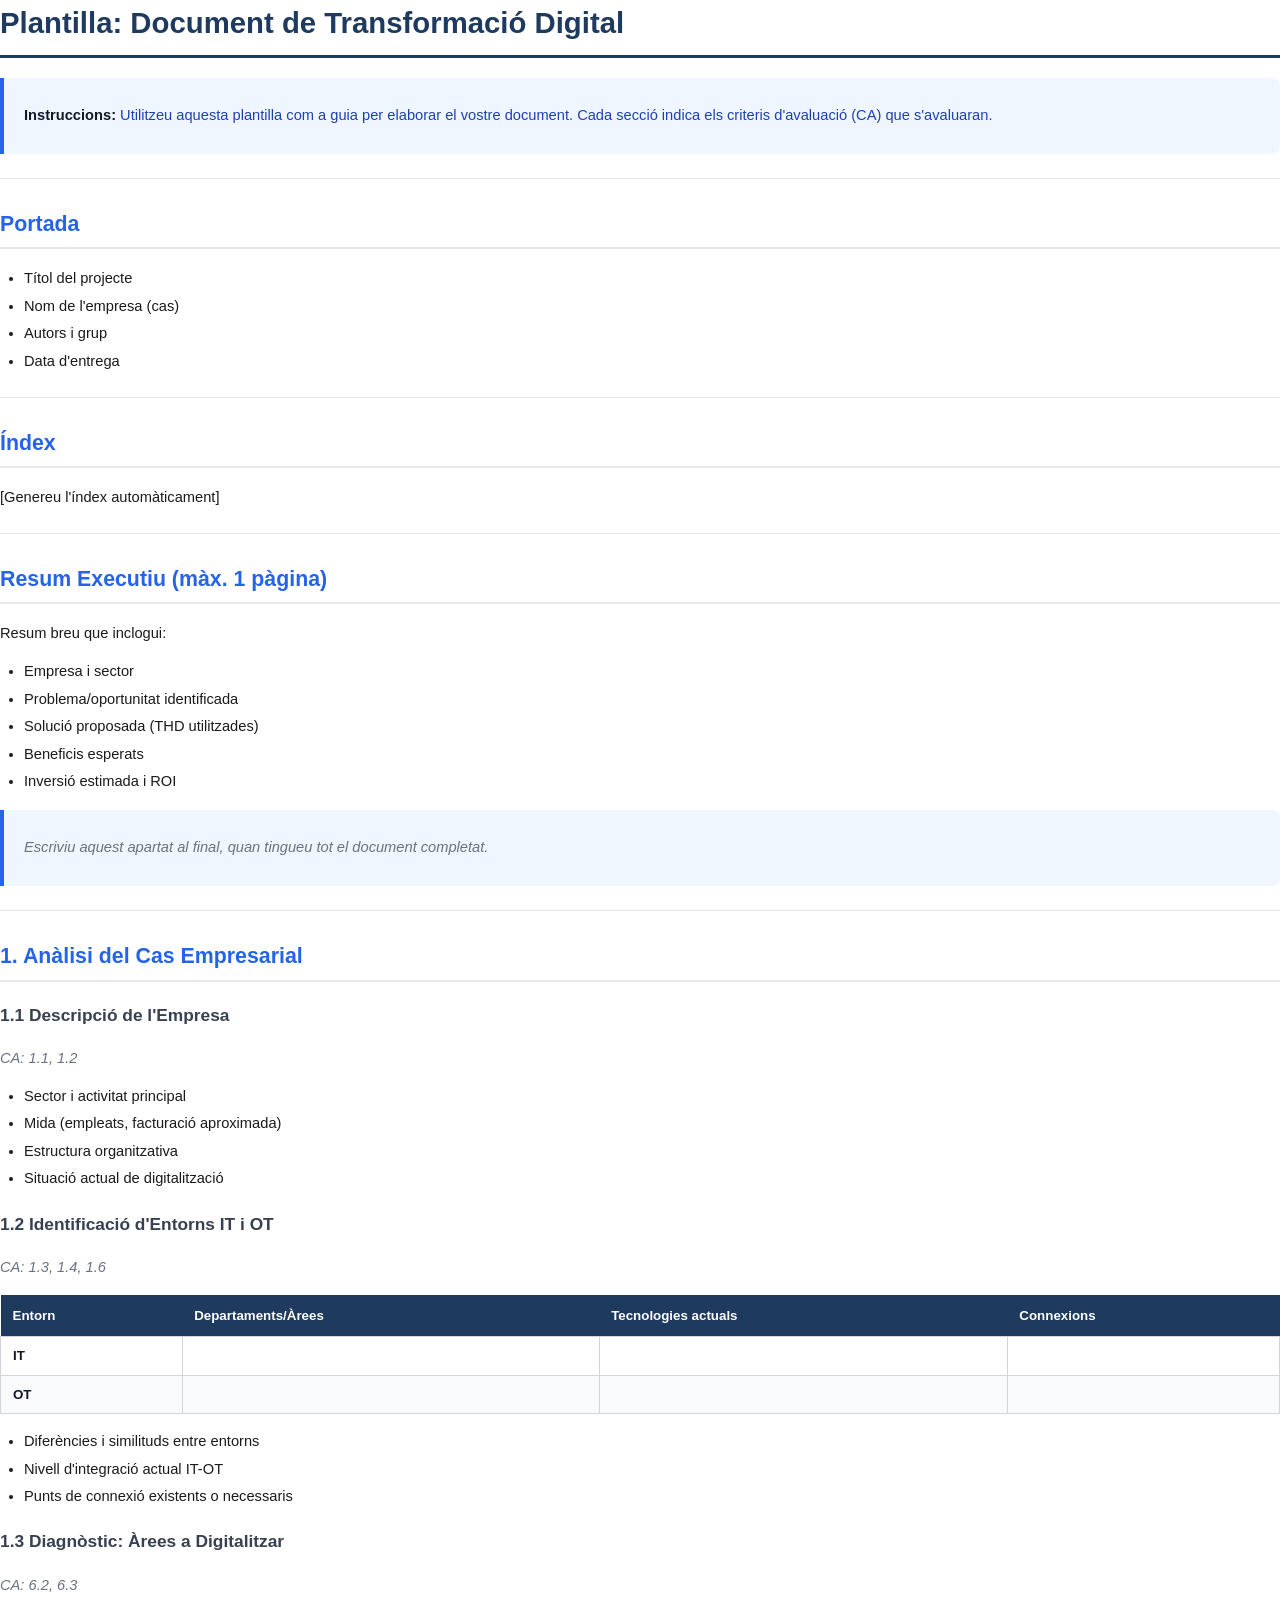
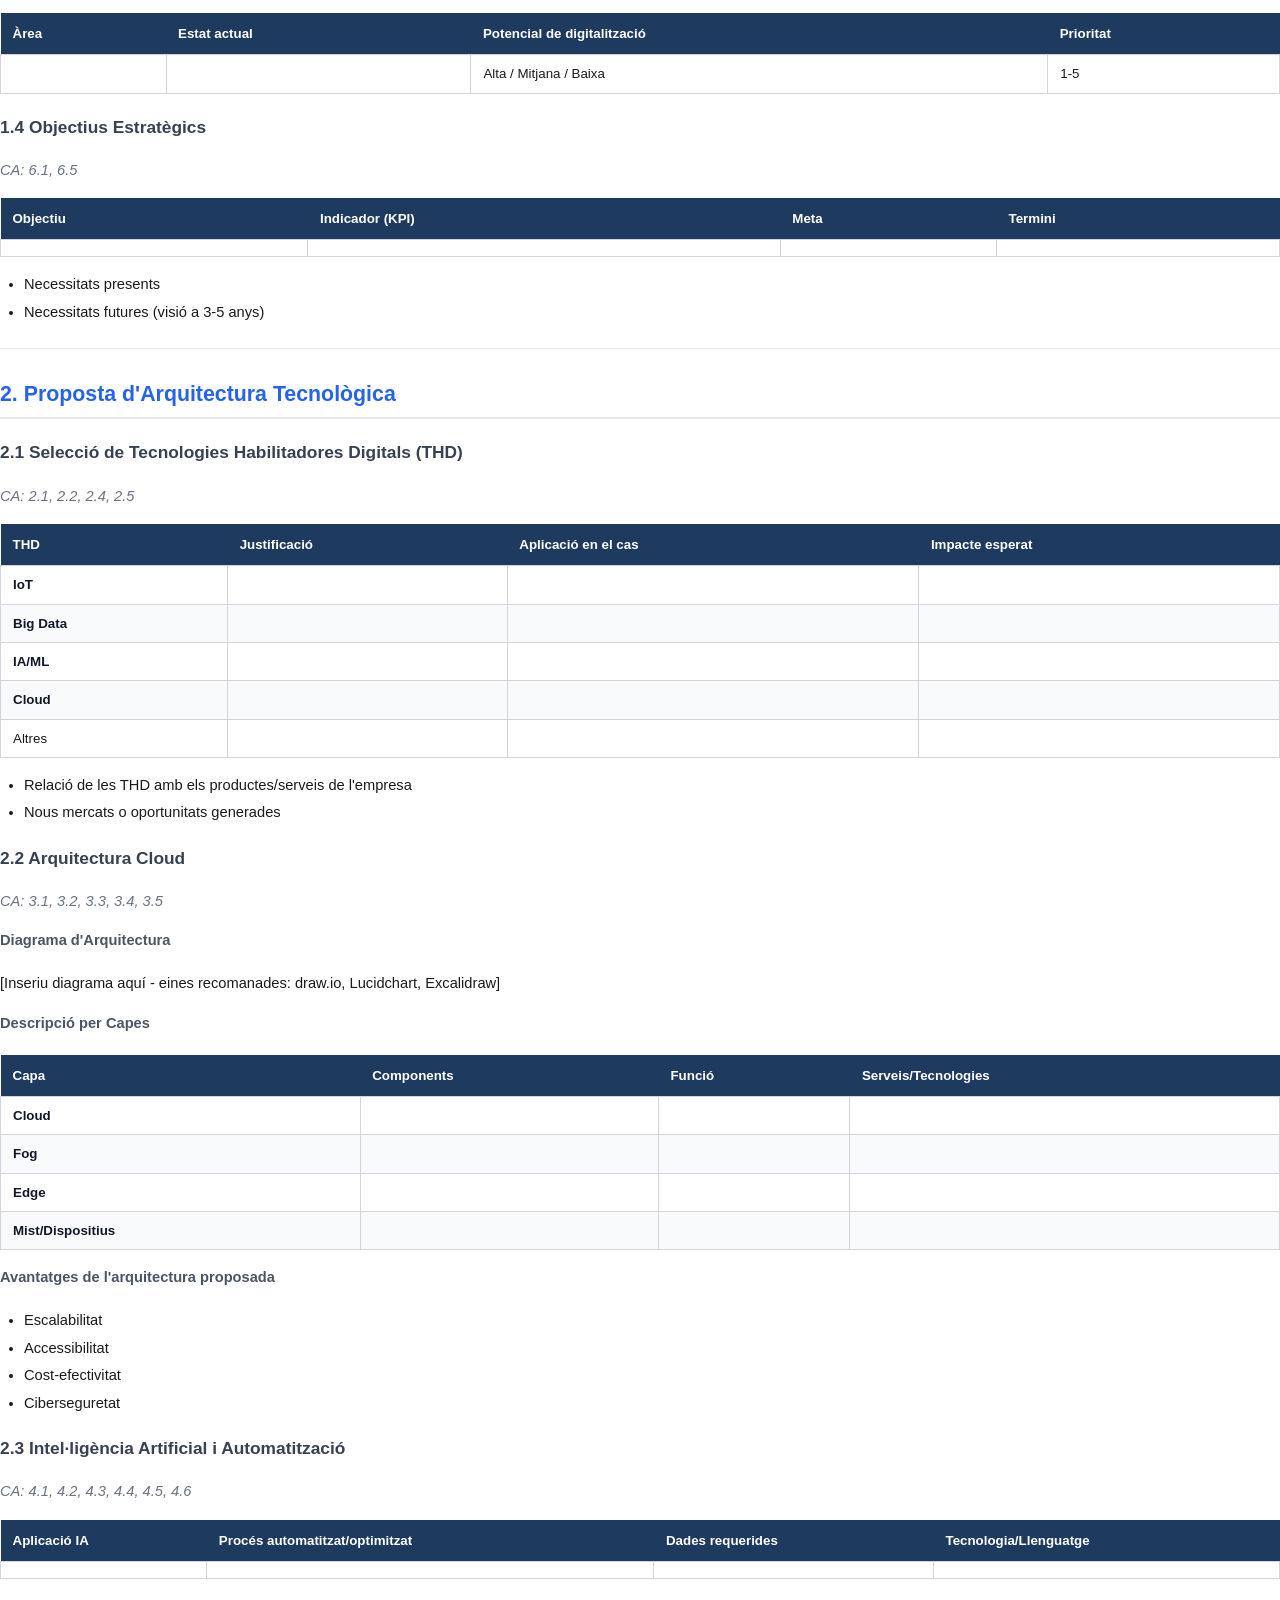
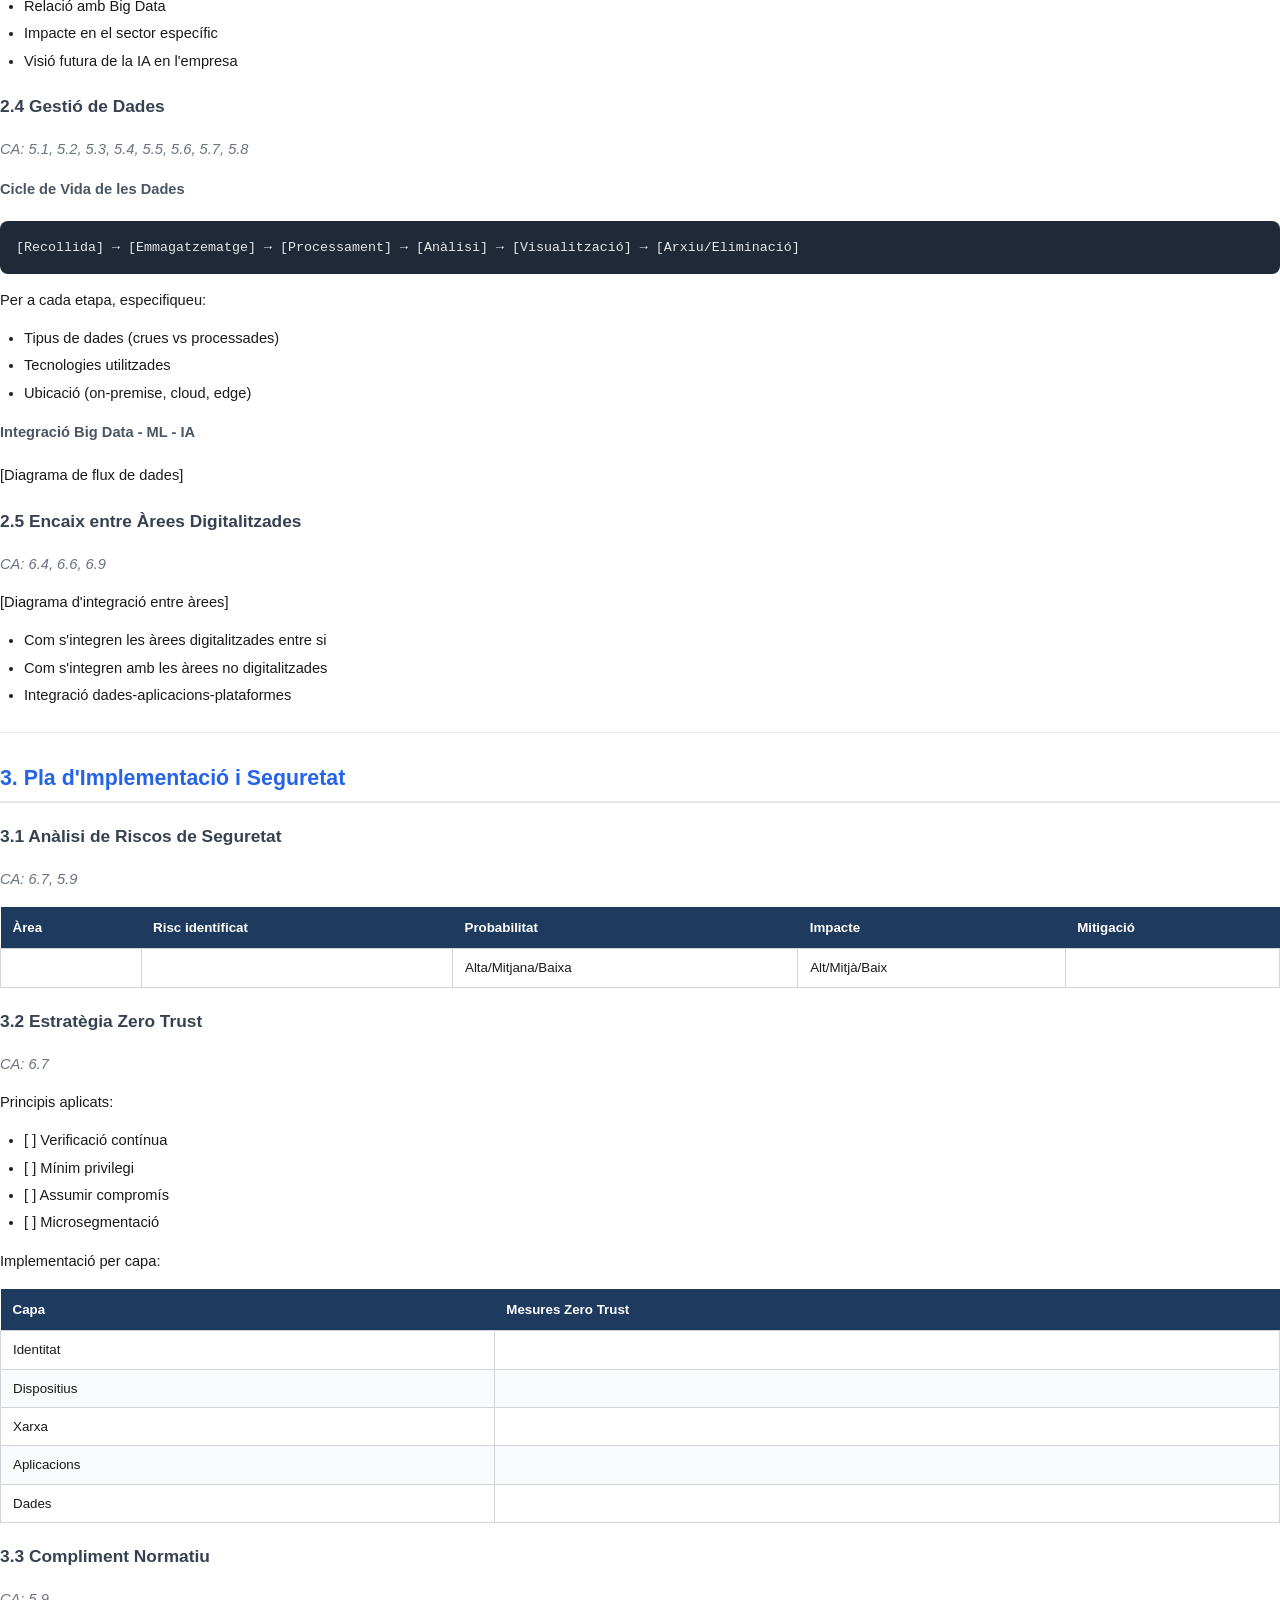
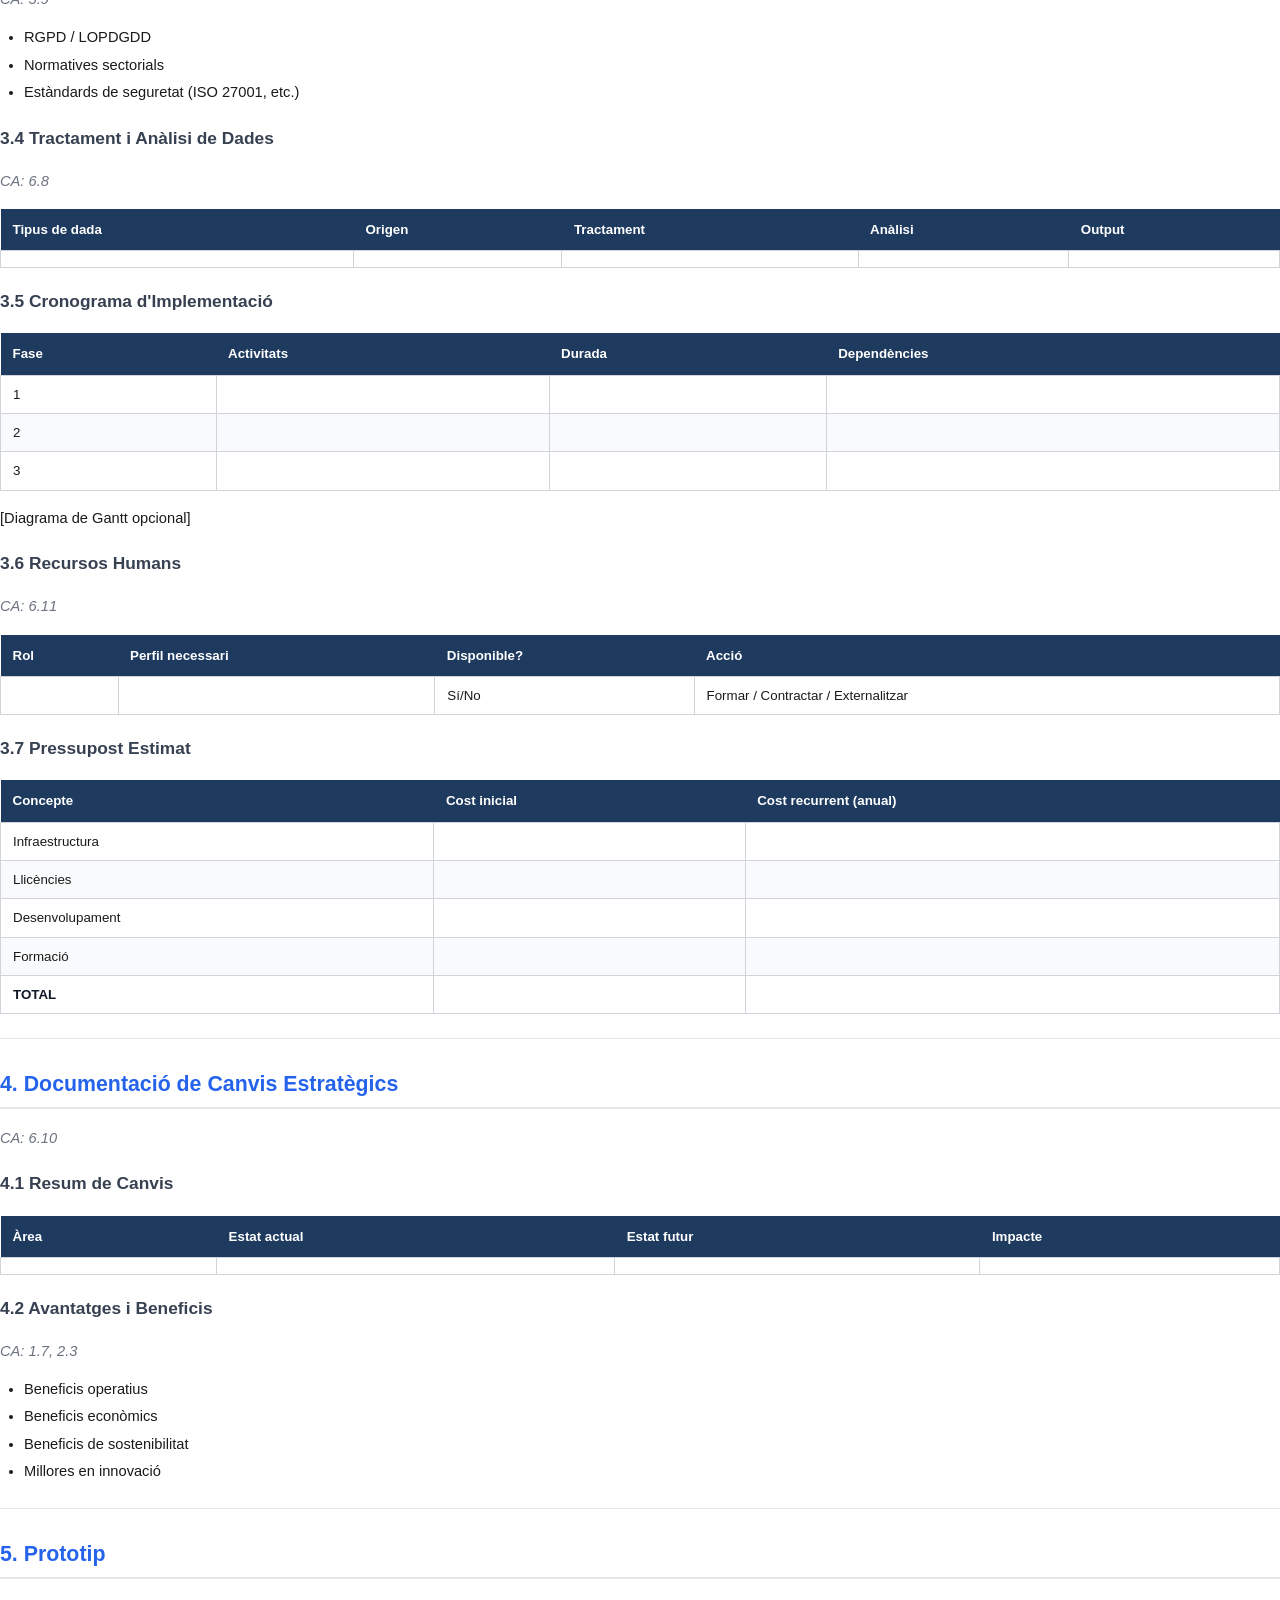
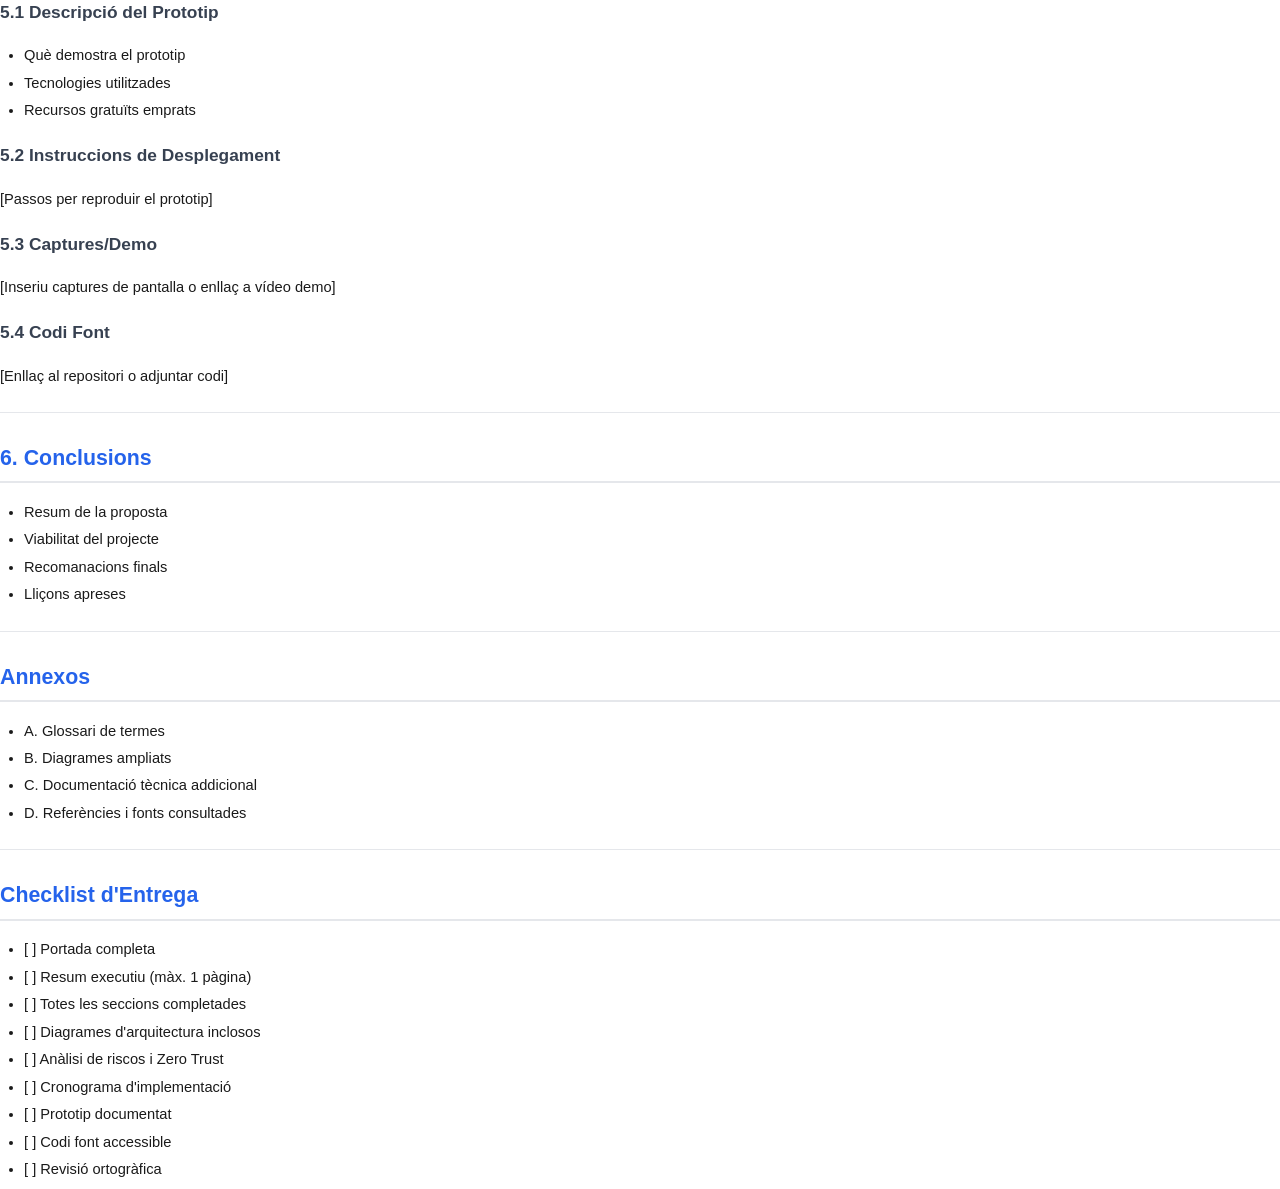
<file: plantilles/plantilla_document.html>
<!DOCTYPE html>
<html lang="ca">
<head>
<meta charset="UTF-8">
<title>Plantilla: Document de Transformació Digital</title>
<style>
  @page { margin: 2cm; }
  body {
    font-family: 'Segoe UI', Arial, sans-serif;
    font-size: 11pt;
    line-height: 1.6;
    color: #1a1a1a;
    max-width: 100%;
    margin: 0 auto;
  }
  h1 {
    color: #1e3a5f;
    border-bottom: 3px solid #1e3a5f;
    padding-bottom: 8px;
    font-size: 22pt;
    margin-top: 0;
  }
  h2 {
    color: #2563eb;
    border-bottom: 2px solid #e5e7eb;
    padding-bottom: 6px;
    font-size: 16pt;
    margin-top: 28px;
    page-break-after: avoid;
  }
  h3 {
    color: #374151;
    font-size: 13pt;
    margin-top: 20px;
    page-break-after: avoid;
  }
  h4 {
    color: #4b5563;
    font-size: 11pt;
    margin-top: 16px;
  }
  blockquote {
    border-left: 4px solid #2563eb;
    background: #eff6ff;
    margin: 16px 0;
    padding: 12px 20px;
    color: #1e40af;
    border-radius: 0 8px 8px 0;
  }
  table {
    width: 100%;
    border-collapse: collapse;
    margin: 16px 0;
    font-size: 10pt;
    page-break-inside: avoid;
  }
  th {
    background: #1e3a5f;
    color: white;
    padding: 10px 12px;
    text-align: left;
    font-weight: 600;
  }
  td {
    padding: 8px 12px;
    border: 1px solid #d1d5db;
  }
  tr:nth-child(even) { background: #f9fafb; }
  tr:hover { background: #f3f4f6; }
  ul, ol { margin: 8px 0; padding-left: 24px; }
  li { margin: 4px 0; }
  li ul { margin: 4px 0 4px 0; }
  code {
    background: #f3f4f6;
    padding: 2px 6px;
    border-radius: 4px;
    font-size: 10pt;
    font-family: 'Consolas', monospace;
  }
  pre {
    background: #1f2937;
    color: #e5e7eb;
    padding: 16px;
    border-radius: 8px;
    overflow-x: auto;
    font-size: 10pt;
    page-break-inside: avoid;
  }
  pre code {
    background: none;
    padding: 0;
    color: inherit;
  }
  hr {
    border: none;
    border-top: 1px solid #e5e7eb;
    margin: 24px 0;
  }
  em { color: #6b7280; }
  strong { color: #111827; }
  input[type="checkbox"] { margin-right: 8px; }
</style>
</head>
<body>
<h1>Plantilla: Document de Transformació Digital</h1>
<blockquote>
<p><strong>Instruccions:</strong> Utilitzeu aquesta plantilla com a guia per elaborar el vostre document. Cada secció indica els criteris d'avaluació (CA) que s'avaluaran.</p>
</blockquote>
<hr>
<h2>Portada</h2>
<ul>
<li>Títol del projecte</li>
<li>Nom de l'empresa (cas)</li>
<li>Autors i grup</li>
<li>Data d'entrega</li>
</ul>
<hr>
<h2>Índex</h2>
<p>[Genereu l'índex automàticament]</p>
<hr>
<h2>Resum Executiu (màx. 1 pàgina)</h2>
<p>Resum breu que inclogui:</p>
<ul>
<li>Empresa i sector</li>
<li>Problema/oportunitat identificada</li>
<li>Solució proposada (THD utilitzades)</li>
<li>Beneficis esperats</li>
<li>Inversió estimada i ROI</li>
</ul>
<blockquote>
<p><em>Escriviu aquest apartat al final, quan tingueu tot el document completat.</em></p>
</blockquote>
<hr>
<h2>1. Anàlisi del Cas Empresarial</h2>
<h3>1.1 Descripció de l'Empresa</h3>
<p><em>CA: 1.1, 1.2</em></p>
<ul>
<li>Sector i activitat principal</li>
<li>Mida (empleats, facturació aproximada)</li>
<li>Estructura organitzativa</li>
<li>Situació actual de digitalització</li>
</ul>
<h3>1.2 Identificació d'Entorns IT i OT</h3>
<p><em>CA: 1.3, 1.4, 1.6</em></p>
<table>
<thead>
<tr>
<th>Entorn</th>
<th>Departaments/Àrees</th>
<th>Tecnologies actuals</th>
<th>Connexions</th>
</tr>
</thead>
<tbody>
<tr>
<td><strong>IT</strong></td>
<td></td>
<td></td>
<td></td>
</tr>
<tr>
<td><strong>OT</strong></td>
<td></td>
<td></td>
<td></td>
</tr>
</tbody>
</table>
<ul>
<li>Diferències i similituds entre entorns</li>
<li>Nivell d'integració actual IT-OT</li>
<li>Punts de connexió existents o necessaris</li>
</ul>
<h3>1.3 Diagnòstic: Àrees a Digitalitzar</h3>
<p><em>CA: 6.2, 6.3</em></p>
<table>
<thead>
<tr>
<th>Àrea</th>
<th>Estat actual</th>
<th>Potencial de digitalització</th>
<th>Prioritat</th>
</tr>
</thead>
<tbody>
<tr>
<td></td>
<td></td>
<td>Alta / Mitjana / Baixa</td>
<td>1-5</td>
</tr>
</tbody>
</table>
<h3>1.4 Objectius Estratègics</h3>
<p><em>CA: 6.1, 6.5</em></p>
<table>
<thead>
<tr>
<th>Objectiu</th>
<th>Indicador (KPI)</th>
<th>Meta</th>
<th>Termini</th>
</tr>
</thead>
<tbody>
<tr>
<td></td>
<td></td>
<td></td>
<td></td>
</tr>
</tbody>
</table>
<ul>
<li>Necessitats presents</li>
<li>Necessitats futures (visió a 3-5 anys)</li>
</ul>
<hr>
<h2>2. Proposta d'Arquitectura Tecnològica</h2>
<h3>2.1 Selecció de Tecnologies Habilitadores Digitals (THD)</h3>
<p><em>CA: 2.1, 2.2, 2.4, 2.5</em></p>
<table>
<thead>
<tr>
<th>THD</th>
<th>Justificació</th>
<th>Aplicació en el cas</th>
<th>Impacte esperat</th>
</tr>
</thead>
<tbody>
<tr>
<td><strong>IoT</strong></td>
<td></td>
<td></td>
<td></td>
</tr>
<tr>
<td><strong>Big Data</strong></td>
<td></td>
<td></td>
<td></td>
</tr>
<tr>
<td><strong>IA/ML</strong></td>
<td></td>
<td></td>
<td></td>
</tr>
<tr>
<td><strong>Cloud</strong></td>
<td></td>
<td></td>
<td></td>
</tr>
<tr>
<td>Altres</td>
<td></td>
<td></td>
<td></td>
</tr>
</tbody>
</table>
<ul>
<li>Relació de les THD amb els productes/serveis de l'empresa</li>
<li>Nous mercats o oportunitats generades</li>
</ul>
<h3>2.2 Arquitectura Cloud</h3>
<p><em>CA: 3.1, 3.2, 3.3, 3.4, 3.5</em></p>
<h4>Diagrama d'Arquitectura</h4>
<p>[Inseriu diagrama aquí - eines recomanades: draw.io, Lucidchart, Excalidraw]</p>
<h4>Descripció per Capes</h4>
<table>
<thead>
<tr>
<th>Capa</th>
<th>Components</th>
<th>Funció</th>
<th>Serveis/Tecnologies</th>
</tr>
</thead>
<tbody>
<tr>
<td><strong>Cloud</strong></td>
<td></td>
<td></td>
<td></td>
</tr>
<tr>
<td><strong>Fog</strong></td>
<td></td>
<td></td>
<td></td>
</tr>
<tr>
<td><strong>Edge</strong></td>
<td></td>
<td></td>
<td></td>
</tr>
<tr>
<td><strong>Mist/Dispositius</strong></td>
<td></td>
<td></td>
<td></td>
</tr>
</tbody>
</table>
<h4>Avantatges de l'arquitectura proposada</h4>
<ul>
<li>Escalabilitat</li>
<li>Accessibilitat</li>
<li>Cost-efectivitat</li>
<li>Ciberseguretat</li>
</ul>
<h3>2.3 Intel·ligència Artificial i Automatització</h3>
<p><em>CA: 4.1, 4.2, 4.3, 4.4, 4.5, 4.6</em></p>
<table>
<thead>
<tr>
<th>Aplicació IA</th>
<th>Procés automatitzat/optimitzat</th>
<th>Dades requerides</th>
<th>Tecnologia/Llenguatge</th>
</tr>
</thead>
<tbody>
<tr>
<td></td>
<td></td>
<td></td>
<td></td>
</tr>
</tbody>
</table>
<ul>
<li>Relació amb Big Data</li>
<li>Impacte en el sector específic</li>
<li>Visió futura de la IA en l'empresa</li>
</ul>
<h3>2.4 Gestió de Dades</h3>
<p><em>CA: 5.1, 5.2, 5.3, 5.4, 5.5, 5.6, 5.7, 5.8</em></p>
<h4>Cicle de Vida de les Dades</h4>
<pre><code>[Recollida] → [Emmagatzematge] → [Processament] → [Anàlisi] → [Visualització] → [Arxiu/Eliminació]
</code></pre>
<p>Per a cada etapa, especifiqueu:</p>
<ul>
<li>Tipus de dades (crues vs processades)</li>
<li>Tecnologies utilitzades</li>
<li>Ubicació (on-premise, cloud, edge)</li>
</ul>
<h4>Integració Big Data - ML - IA</h4>
<p>[Diagrama de flux de dades]</p>
<h3>2.5 Encaix entre Àrees Digitalitzades</h3>
<p><em>CA: 6.4, 6.6, 6.9</em></p>
<p>[Diagrama d'integració entre àrees]</p>
<ul>
<li>Com s'integren les àrees digitalitzades entre si</li>
<li>Com s'integren amb les àrees no digitalitzades</li>
<li>Integració dades-aplicacions-plataformes</li>
</ul>
<hr>
<h2>3. Pla d'Implementació i Seguretat</h2>
<h3>3.1 Anàlisi de Riscos de Seguretat</h3>
<p><em>CA: 6.7, 5.9</em></p>
<table>
<thead>
<tr>
<th>Àrea</th>
<th>Risc identificat</th>
<th>Probabilitat</th>
<th>Impacte</th>
<th>Mitigació</th>
</tr>
</thead>
<tbody>
<tr>
<td></td>
<td></td>
<td>Alta/Mitjana/Baixa</td>
<td>Alt/Mitjà/Baix</td>
<td></td>
</tr>
</tbody>
</table>
<h3>3.2 Estratègia Zero Trust</h3>
<p><em>CA: 6.7</em></p>
<p>Principis aplicats:</p>
<ul>
<li>[ ] Verificació contínua</li>
<li>[ ] Mínim privilegi</li>
<li>[ ] Assumir compromís</li>
<li>[ ] Microsegmentació</li>
</ul>
<p>Implementació per capa:</p>
<table>
<thead>
<tr>
<th>Capa</th>
<th>Mesures Zero Trust</th>
</tr>
</thead>
<tbody>
<tr>
<td>Identitat</td>
<td></td>
</tr>
<tr>
<td>Dispositius</td>
<td></td>
</tr>
<tr>
<td>Xarxa</td>
<td></td>
</tr>
<tr>
<td>Aplicacions</td>
<td></td>
</tr>
<tr>
<td>Dades</td>
<td></td>
</tr>
</tbody>
</table>
<h3>3.3 Compliment Normatiu</h3>
<p><em>CA: 5.9</em></p>
<ul>
<li>RGPD / LOPDGDD</li>
<li>Normatives sectorials</li>
<li>Estàndards de seguretat (ISO 27001, etc.)</li>
</ul>
<h3>3.4 Tractament i Anàlisi de Dades</h3>
<p><em>CA: 6.8</em></p>
<table>
<thead>
<tr>
<th>Tipus de dada</th>
<th>Origen</th>
<th>Tractament</th>
<th>Anàlisi</th>
<th>Output</th>
</tr>
</thead>
<tbody>
<tr>
<td></td>
<td></td>
<td></td>
<td></td>
<td></td>
</tr>
</tbody>
</table>
<h3>3.5 Cronograma d'Implementació</h3>
<table>
<thead>
<tr>
<th>Fase</th>
<th>Activitats</th>
<th>Durada</th>
<th>Dependències</th>
</tr>
</thead>
<tbody>
<tr>
<td>1</td>
<td></td>
<td></td>
<td></td>
</tr>
<tr>
<td>2</td>
<td></td>
<td></td>
<td></td>
</tr>
<tr>
<td>3</td>
<td></td>
<td></td>
<td></td>
</tr>
</tbody>
</table>
<p>[Diagrama de Gantt opcional]</p>
<h3>3.6 Recursos Humans</h3>
<p><em>CA: 6.11</em></p>
<table>
<thead>
<tr>
<th>Rol</th>
<th>Perfil necessari</th>
<th>Disponible?</th>
<th>Acció</th>
</tr>
</thead>
<tbody>
<tr>
<td></td>
<td></td>
<td>Sí/No</td>
<td>Formar / Contractar / Externalitzar</td>
</tr>
</tbody>
</table>
<h3>3.7 Pressupost Estimat</h3>
<table>
<thead>
<tr>
<th>Concepte</th>
<th>Cost inicial</th>
<th>Cost recurrent (anual)</th>
</tr>
</thead>
<tbody>
<tr>
<td>Infraestructura</td>
<td></td>
<td></td>
</tr>
<tr>
<td>Llicències</td>
<td></td>
<td></td>
</tr>
<tr>
<td>Desenvolupament</td>
<td></td>
<td></td>
</tr>
<tr>
<td>Formació</td>
<td></td>
<td></td>
</tr>
<tr>
<td><strong>TOTAL</strong></td>
<td></td>
<td></td>
</tr>
</tbody>
</table>
<hr>
<h2>4. Documentació de Canvis Estratègics</h2>
<p><em>CA: 6.10</em></p>
<h3>4.1 Resum de Canvis</h3>
<table>
<thead>
<tr>
<th>Àrea</th>
<th>Estat actual</th>
<th>Estat futur</th>
<th>Impacte</th>
</tr>
</thead>
<tbody>
<tr>
<td></td>
<td></td>
<td></td>
<td></td>
</tr>
</tbody>
</table>
<h3>4.2 Avantatges i Beneficis</h3>
<p><em>CA: 1.7, 2.3</em></p>
<ul>
<li>Beneficis operatius</li>
<li>Beneficis econòmics</li>
<li>Beneficis de sostenibilitat</li>
<li>Millores en innovació</li>
</ul>
<hr>
<h2>5. Prototip</h2>
<h3>5.1 Descripció del Prototip</h3>
<ul>
<li>Què demostra el prototip</li>
<li>Tecnologies utilitzades</li>
<li>Recursos gratuïts emprats</li>
</ul>
<h3>5.2 Instruccions de Desplegament</h3>
<p>[Passos per reproduir el prototip]</p>
<h3>5.3 Captures/Demo</h3>
<p>[Inseriu captures de pantalla o enllaç a vídeo demo]</p>
<h3>5.4 Codi Font</h3>
<p>[Enllaç al repositori o adjuntar codi]</p>
<hr>
<h2>6. Conclusions</h2>
<ul>
<li>Resum de la proposta</li>
<li>Viabilitat del projecte</li>
<li>Recomanacions finals</li>
<li>Lliçons apreses</li>
</ul>
<hr>
<h2>Annexos</h2>
<ul>
<li>A. Glossari de termes</li>
<li>B. Diagrames ampliats</li>
<li>C. Documentació tècnica addicional</li>
<li>D. Referències i fonts consultades</li>
</ul>
<hr>
<h2>Checklist d'Entrega</h2>
<ul>
<li>[ ] Portada completa</li>
<li>[ ] Resum executiu (màx. 1 pàgina)</li>
<li>[ ] Totes les seccions completades</li>
<li>[ ] Diagrames d'arquitectura inclosos</li>
<li>[ ] Anàlisi de riscos i Zero Trust</li>
<li>[ ] Cronograma d'implementació</li>
<li>[ ] Prototip documentat</li>
<li>[ ] Codi font accessible</li>
<li>[ ] Revisió ortogràfica</li>
</ul>

</body>
</html>
</file>
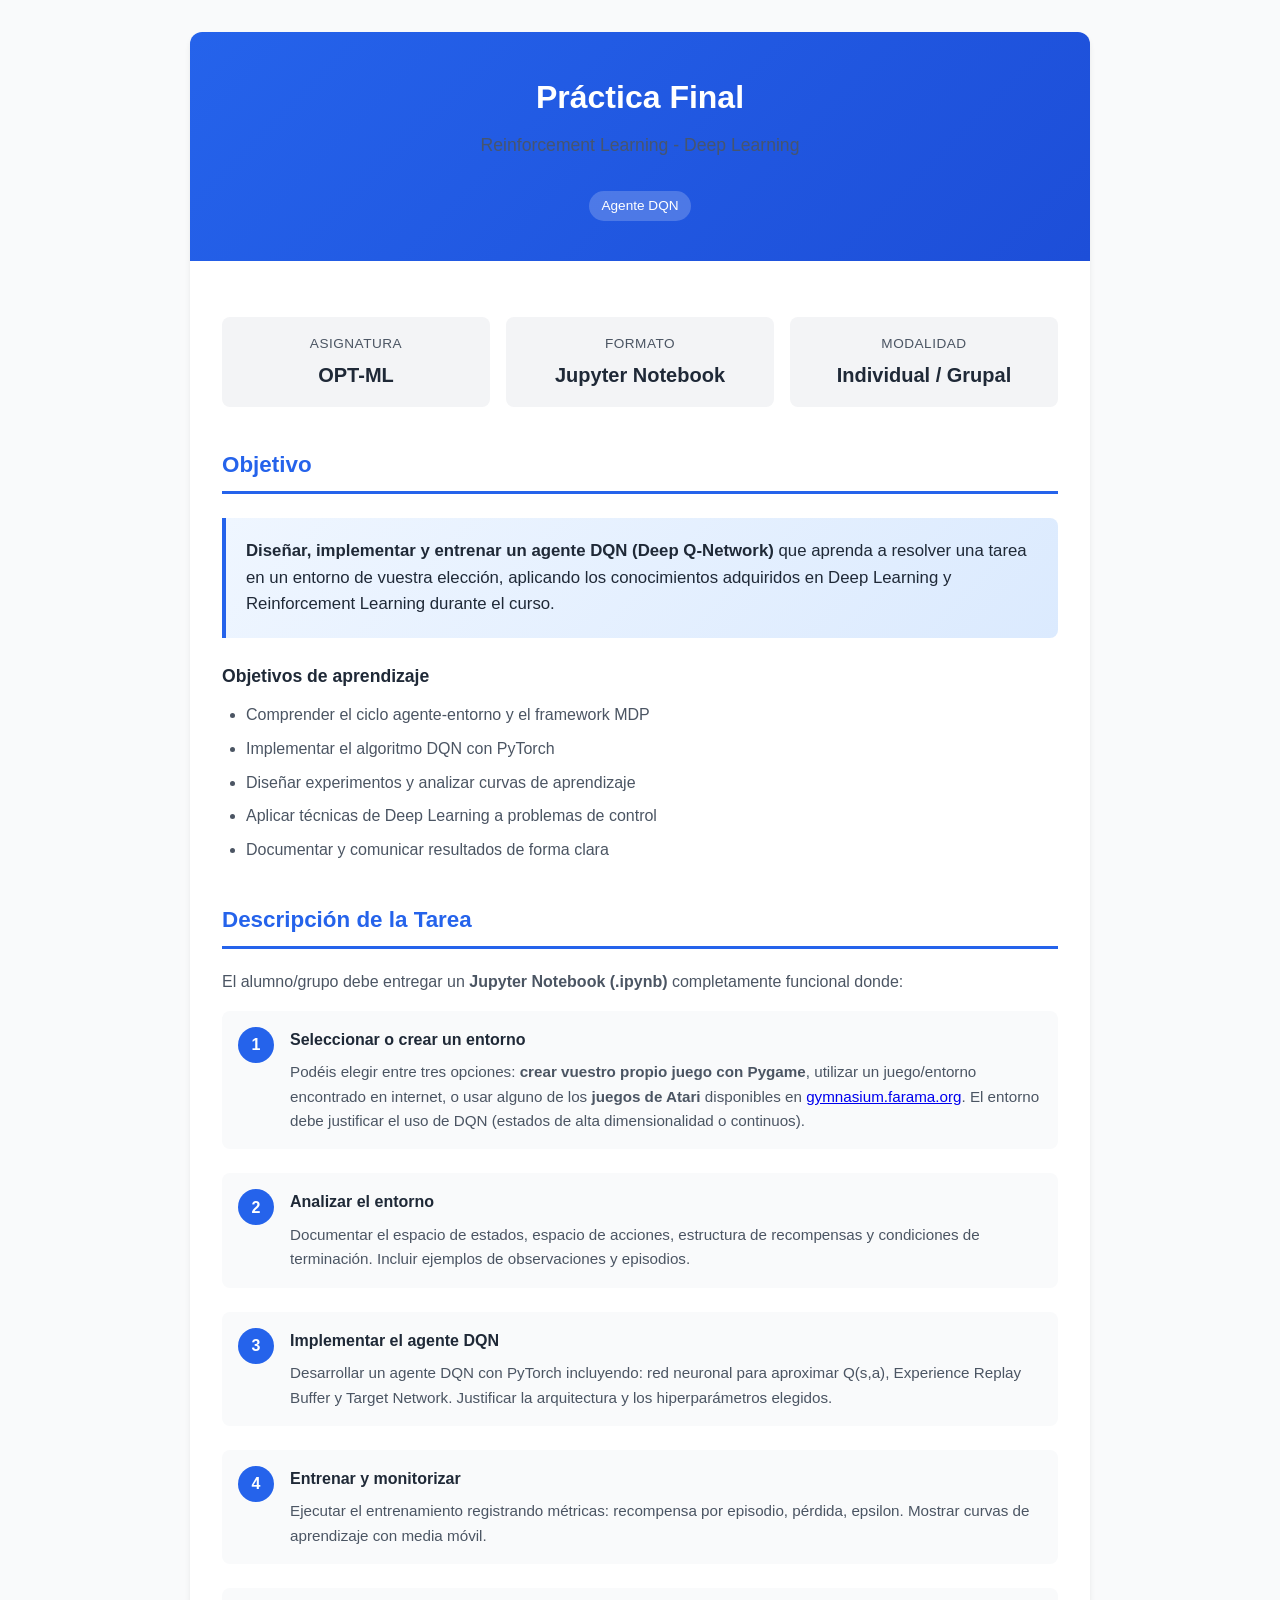
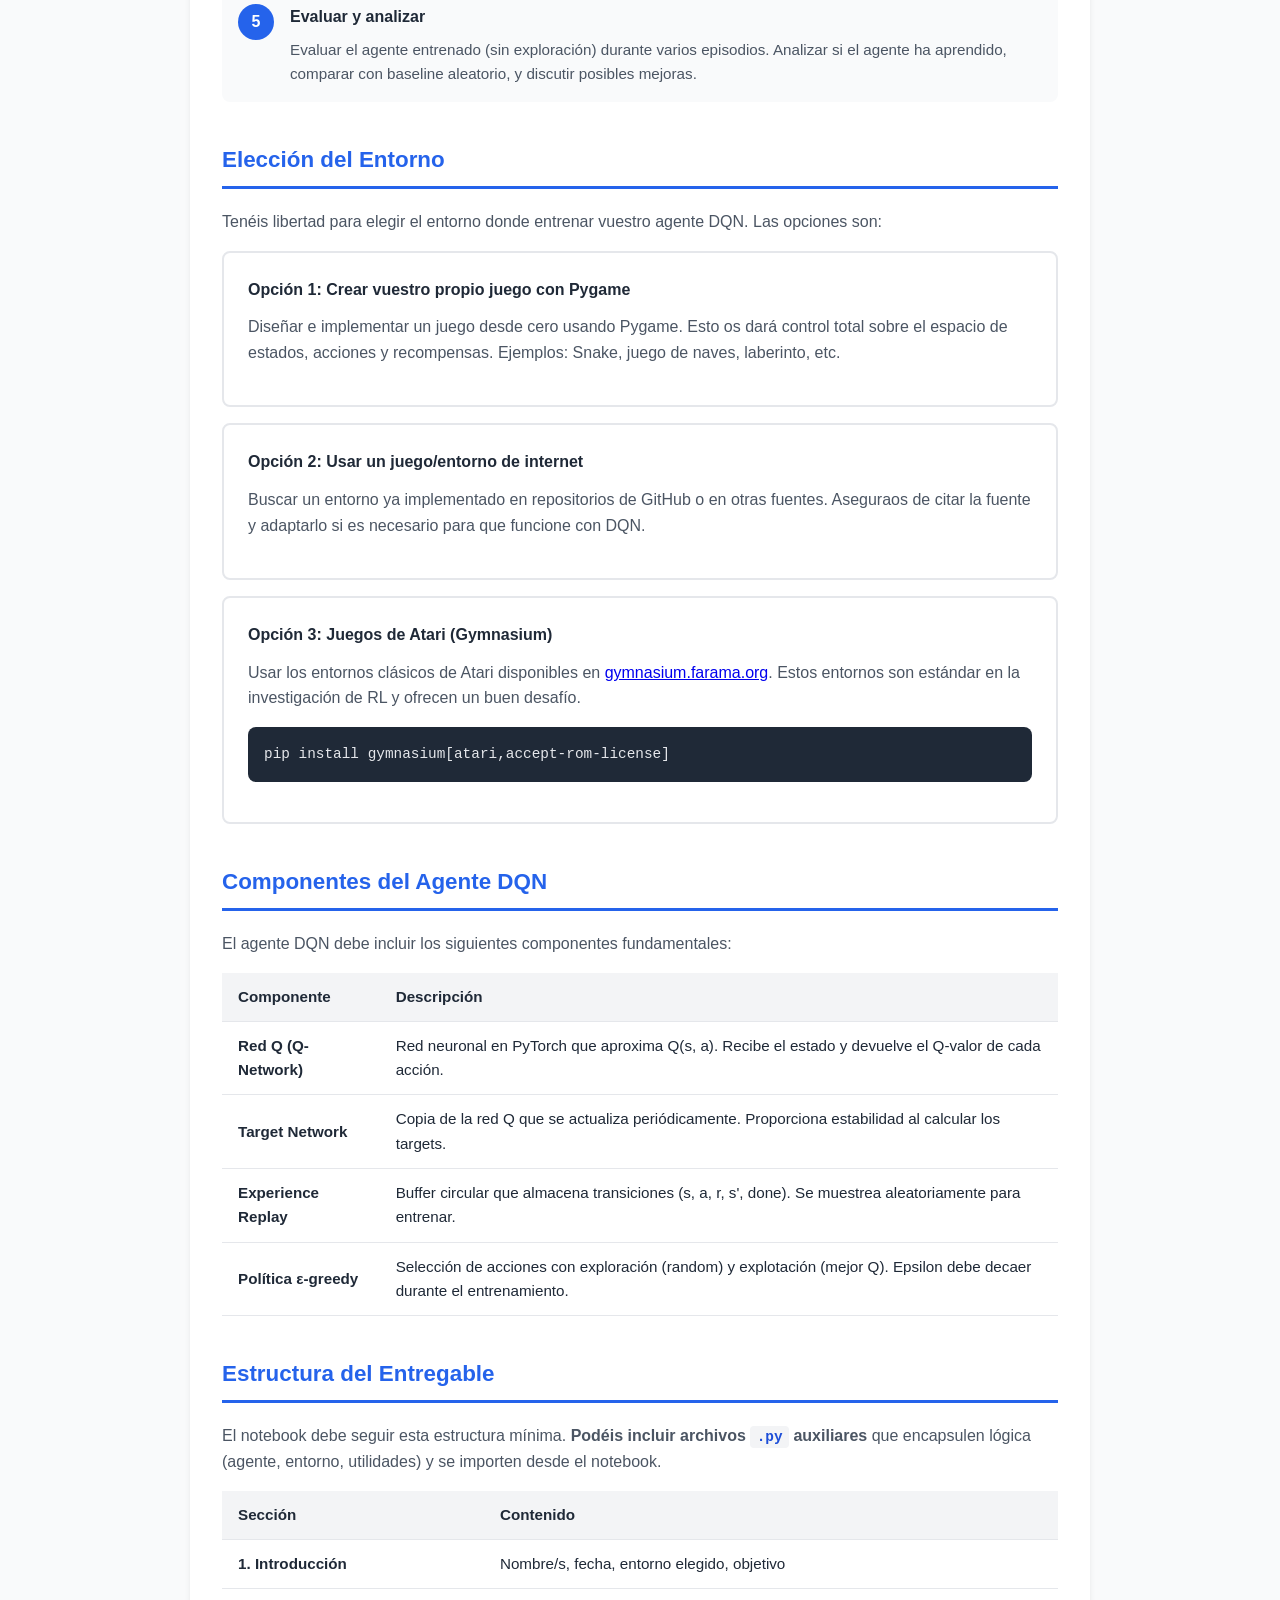
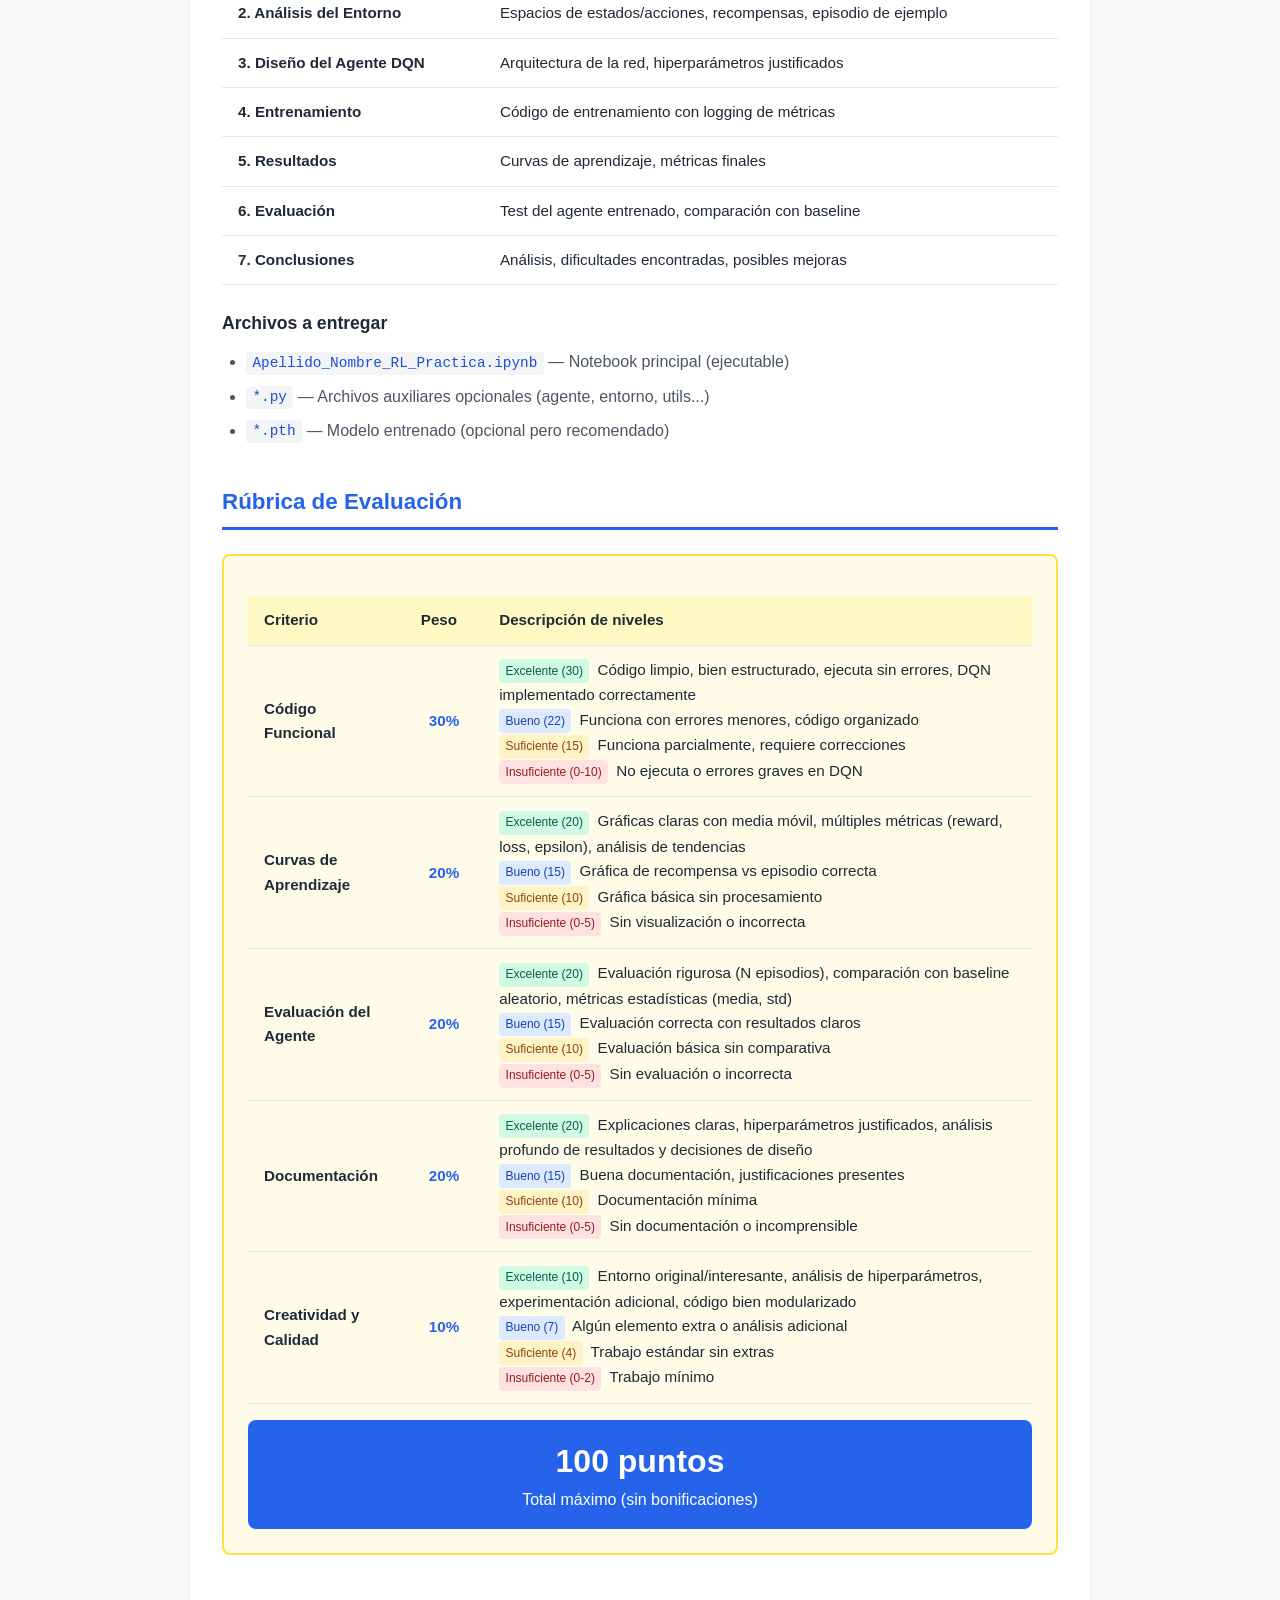
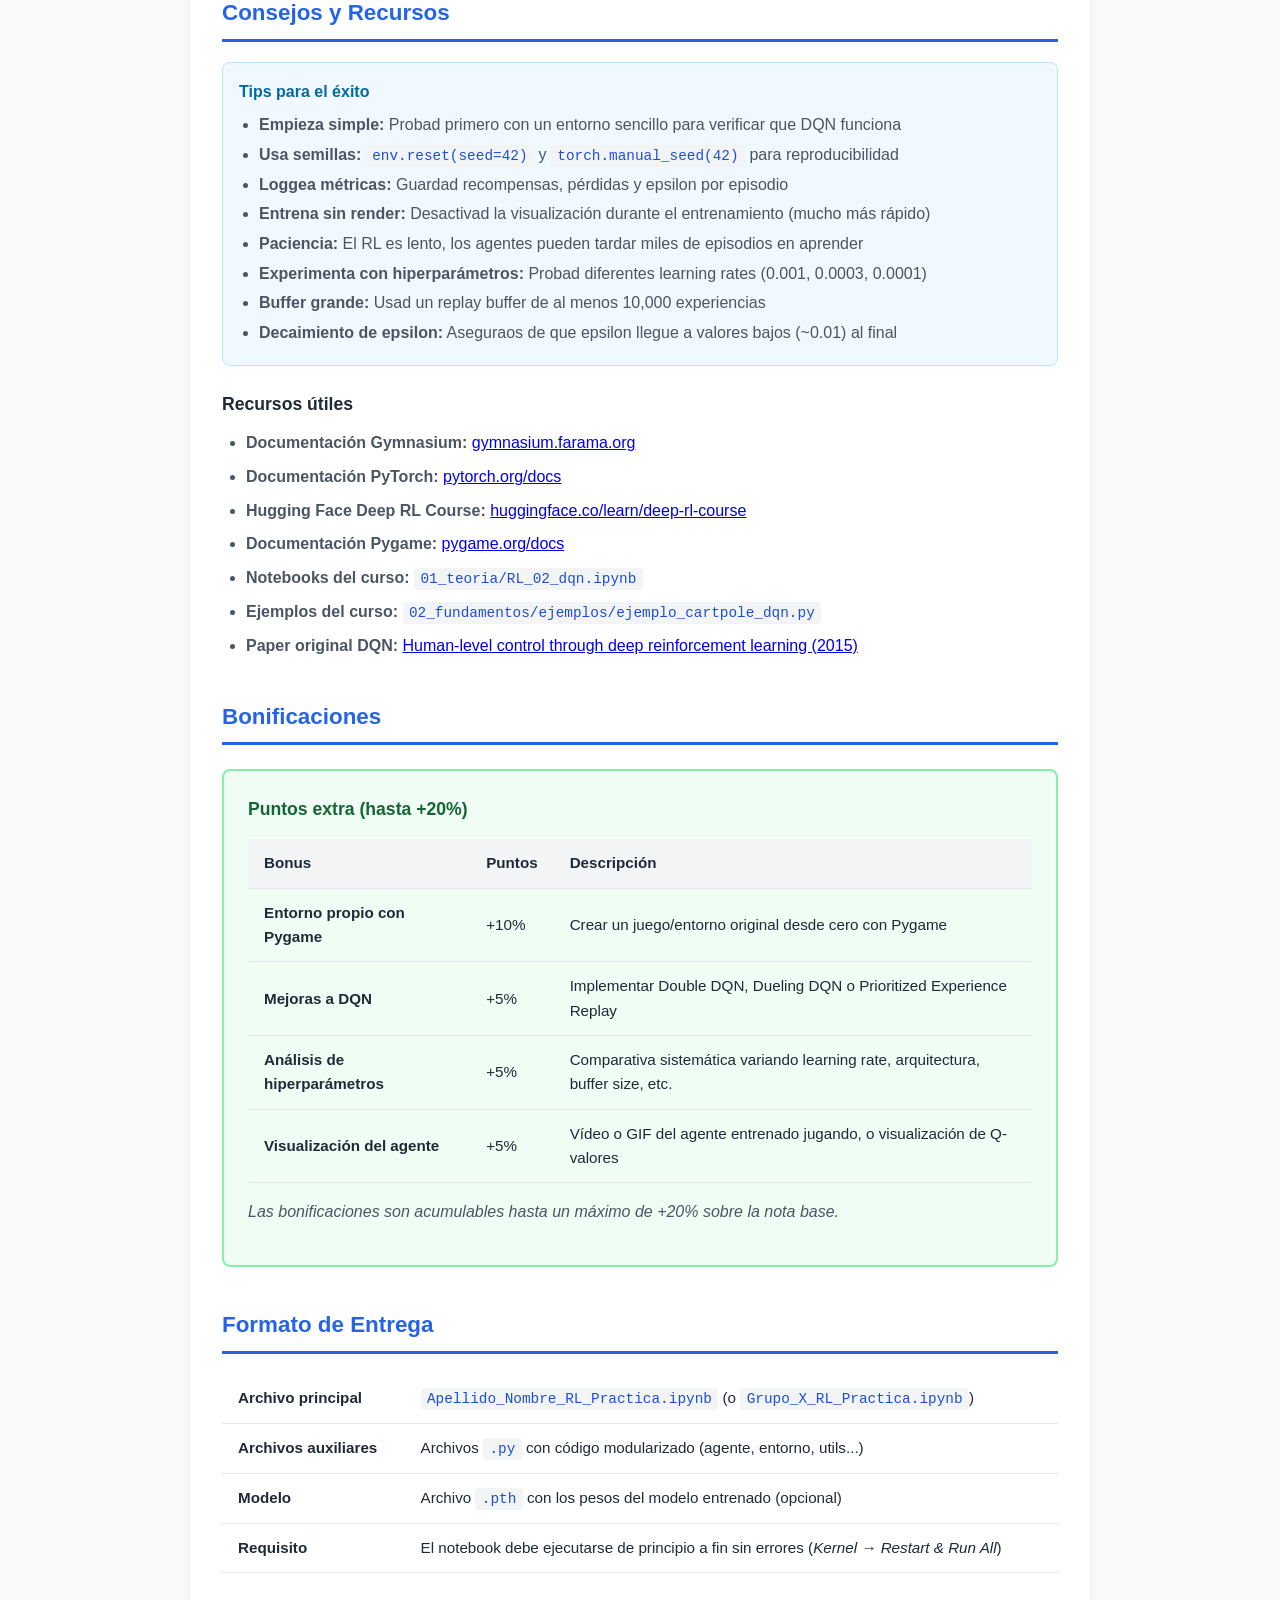
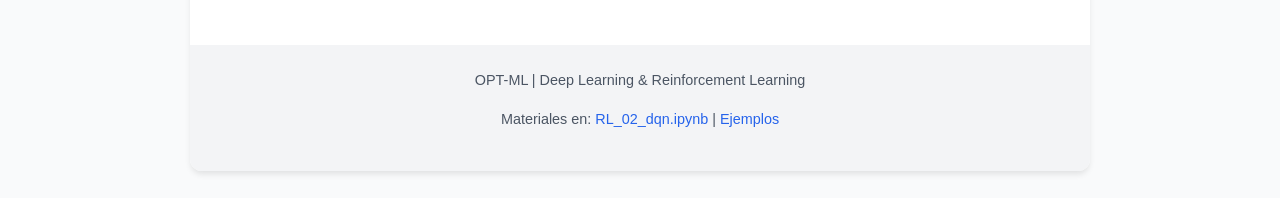
<file: Reinforcement Learning/05_Practica/Practica_Final_RL.html>
<!DOCTYPE html>
<html lang="es">
<head>
    <meta charset="UTF-8">
    <meta name="viewport" content="width=device-width, initial-scale=1.0">
    <title>Práctica Final - Reinforcement Learning</title>
    <style>
        :root {
            --primary: #2563eb;
            --primary-dark: #1d4ed8;
            --secondary: #059669;
            --warning: #d97706;
            --danger: #dc2626;
            --gray-50: #f9fafb;
            --gray-100: #f3f4f6;
            --gray-200: #e5e7eb;
            --gray-600: #4b5563;
            --gray-800: #1f2937;
        }

        * {
            margin: 0;
            padding: 0;
            box-sizing: border-box;
        }

        body {
            font-family: 'Segoe UI', Tahoma, Geneva, Verdana, sans-serif;
            line-height: 1.6;
            color: var(--gray-800);
            background: var(--gray-50);
            padding: 2rem;
        }

        .container {
            max-width: 900px;
            margin: 0 auto;
            background: white;
            border-radius: 12px;
            box-shadow: 0 4px 6px -1px rgba(0, 0, 0, 0.1);
            overflow: hidden;
        }

        header {
            background: linear-gradient(135deg, var(--primary) 0%, var(--primary-dark) 100%);
            color: white;
            padding: 2.5rem;
            text-align: center;
        }

        header h1 {
            font-size: 2rem;
            margin-bottom: 0.5rem;
        }

        header .subtitle {
            opacity: 0.9;
            font-size: 1.1rem;
        }

        .badge {
            display: inline-block;
            background: rgba(255,255,255,0.2);
            padding: 0.25rem 0.75rem;
            border-radius: 20px;
            font-size: 0.85rem;
            margin-top: 1rem;
        }

        main {
            padding: 2rem;
        }

        section {
            margin-bottom: 2.5rem;
        }

        h2 {
            color: var(--primary);
            border-bottom: 3px solid var(--primary);
            padding-bottom: 0.5rem;
            margin-bottom: 1.25rem;
            font-size: 1.4rem;
        }

        h3 {
            color: var(--gray-800);
            margin: 1.5rem 0 0.75rem;
            font-size: 1.1rem;
        }

        p {
            margin-bottom: 1rem;
            color: var(--gray-600);
        }

        .objetivo-box {
            background: linear-gradient(135deg, #eff6ff 0%, #dbeafe 100%);
            border-left: 4px solid var(--primary);
            padding: 1.25rem;
            border-radius: 0 8px 8px 0;
            margin: 1.5rem 0;
        }

        .objetivo-box p {
            color: var(--gray-800);
            font-size: 1.05rem;
            margin: 0;
        }

        .info-grid {
            display: grid;
            grid-template-columns: repeat(auto-fit, minmax(200px, 1fr));
            gap: 1rem;
            margin: 1.5rem 0;
        }

        .info-card {
            background: var(--gray-100);
            padding: 1rem;
            border-radius: 8px;
            text-align: center;
        }

        .info-card .label {
            font-size: 0.85rem;
            color: var(--gray-600);
            text-transform: uppercase;
            letter-spacing: 0.5px;
        }

        .info-card .value {
            font-size: 1.25rem;
            font-weight: 600;
            color: var(--gray-800);
            margin-top: 0.25rem;
        }

        table {
            width: 100%;
            border-collapse: collapse;
            margin: 1rem 0;
            font-size: 0.95rem;
        }

        th, td {
            padding: 0.75rem 1rem;
            text-align: left;
            border-bottom: 1px solid var(--gray-200);
        }

        th {
            background: var(--gray-100);
            font-weight: 600;
            color: var(--gray-800);
        }

        tr:hover {
            background: var(--gray-50);
        }

        .steps {
            counter-reset: step;
        }

        .step {
            display: flex;
            gap: 1rem;
            margin-bottom: 1.5rem;
            padding: 1rem;
            background: var(--gray-50);
            border-radius: 8px;
        }

        .step::before {
            counter-increment: step;
            content: counter(step);
            display: flex;
            align-items: center;
            justify-content: center;
            width: 36px;
            height: 36px;
            background: var(--primary);
            color: white;
            border-radius: 50%;
            font-weight: bold;
            flex-shrink: 0;
        }

        .step-content h4 {
            color: var(--gray-800);
            margin-bottom: 0.5rem;
        }

        .step-content p {
            margin: 0;
            font-size: 0.95rem;
        }

        code {
            background: var(--gray-100);
            padding: 0.2rem 0.4rem;
            border-radius: 4px;
            font-family: 'Consolas', 'Monaco', monospace;
            font-size: 0.9rem;
            color: var(--primary-dark);
        }

        pre {
            background: var(--gray-800);
            color: #e5e7eb;
            padding: 1rem;
            border-radius: 8px;
            overflow-x: auto;
            font-size: 0.85rem;
            margin: 1rem 0;
        }

        pre code {
            background: none;
            color: inherit;
            padding: 0;
        }

        .option-card {
            border: 2px solid var(--gray-200);
            border-radius: 8px;
            padding: 1.5rem;
            margin: 1rem 0;
            transition: border-color 0.2s;
        }

        .option-card:hover {
            border-color: var(--primary);
        }

        .option-card h4 {
            display: flex;
            align-items: center;
            gap: 0.5rem;
            margin-bottom: 0.75rem;
            color: var(--gray-800);
        }

        /* Rúbrica */
        .rubrica-section {
            background: #fefce8;
            border: 2px solid #fde047;
            border-radius: 8px;
            padding: 1.5rem;
            margin: 1.5rem 0;
        }

        .rubrica-table th {
            background: #fef9c3;
        }

        .rubrica-table .criterio {
            font-weight: 600;
            color: var(--gray-800);
        }

        .rubrica-table .peso {
            text-align: center;
            font-weight: 700;
            color: var(--primary);
        }

        .nivel {
            display: inline-block;
            padding: 0.15rem 0.4rem;
            border-radius: 4px;
            font-size: 0.75rem;
            font-weight: 500;
            margin-right: 0.25rem;
        }

        .nivel.excelente { background: #d1fae5; color: #065f46; }
        .nivel.bueno { background: #dbeafe; color: #1e40af; }
        .nivel.suficiente { background: #fef3c7; color: #92400e; }
        .nivel.insuficiente { background: #fee2e2; color: #991b1b; }

        .puntos-total {
            background: var(--primary);
            color: white;
            padding: 1rem;
            border-radius: 8px;
            text-align: center;
            margin-top: 1rem;
        }

        .puntos-total .numero {
            font-size: 2rem;
            font-weight: bold;
        }

        .tips-box {
            background: #f0f9ff;
            border: 1px solid #bae6fd;
            border-radius: 8px;
            padding: 1rem;
            margin: 1rem 0;
        }

        .tips-box h4 {
            color: #0369a1;
            margin-bottom: 0.5rem;
        }

        .tips-box ul {
            margin-left: 1.25rem;
            color: var(--gray-600);
        }

        .tips-box li {
            margin-bottom: 0.25rem;
        }

        .bonus-section {
            background: #f0fdf4;
            border: 2px solid #86efac;
            border-radius: 8px;
            padding: 1.5rem;
            margin: 1.5rem 0;
        }

        .bonus-section h3 {
            color: #166534;
            margin-top: 0;
        }

        footer {
            background: var(--gray-100);
            padding: 1.5rem;
            text-align: center;
            color: var(--gray-600);
            font-size: 0.9rem;
        }

        footer a {
            color: var(--primary);
            text-decoration: none;
        }

        ul.lista-principal {
            margin-left: 1.5rem;
            color: var(--gray-600);
        }

        ul.lista-principal li {
            margin-bottom: 0.5rem;
        }

        @media (max-width: 600px) {
            body { padding: 1rem; }
            header { padding: 1.5rem; }
            main { padding: 1rem; }
            .info-grid { grid-template-columns: 1fr; }
        }
    </style>
</head>
<body>
    <div class="container">
        <header>
            <h1>Práctica Final</h1>
            <p class="subtitle">Reinforcement Learning - Deep Learning</p>
            <span class="badge">Agente DQN</span>
        </header>

        <main>
            <!-- Información General -->
            <section>
                <div class="info-grid">
                    <div class="info-card">
                        <div class="label">Asignatura</div>
                        <div class="value">OPT-ML</div>
                    </div>
                    <div class="info-card">
                        <div class="label">Formato</div>
                        <div class="value">Jupyter Notebook</div>
                    </div>
                    <div class="info-card">
                        <div class="label">Modalidad</div>
                        <div class="value">Individual / Grupal</div>
                    </div>
                </div>
            </section>

            <!-- Objetivo -->
            <section>
                <h2>Objetivo</h2>
                <div class="objetivo-box">
                    <p><strong>Diseñar, implementar y entrenar un agente DQN (Deep Q-Network)</strong> que aprenda a resolver una tarea en un entorno de vuestra elección, aplicando los conocimientos adquiridos en Deep Learning y Reinforcement Learning durante el curso.</p>
                </div>

                <h3>Objetivos de aprendizaje</h3>
                <ul class="lista-principal">
                    <li>Comprender el ciclo agente-entorno y el framework MDP</li>
                    <li>Implementar el algoritmo DQN con PyTorch</li>
                    <li>Diseñar experimentos y analizar curvas de aprendizaje</li>
                    <li>Aplicar técnicas de Deep Learning a problemas de control</li>
                    <li>Documentar y comunicar resultados de forma clara</li>
                </ul>
            </section>

            <!-- Descripción -->
            <section>
                <h2>Descripción de la Tarea</h2>
                <p>El alumno/grupo debe entregar un <strong>Jupyter Notebook (.ipynb)</strong> completamente funcional donde:</p>

                <div class="steps">
                    <div class="step">
                        <div class="step-content">
                            <h4>Seleccionar o crear un entorno</h4>
                            <p>Podéis elegir entre tres opciones: <strong>crear vuestro propio juego con Pygame</strong>, utilizar un juego/entorno encontrado en internet, o usar alguno de los <strong>juegos de Atari</strong> disponibles en <a href="https://gymnasium.farama.org/" target="_blank">gymnasium.farama.org</a>. El entorno debe justificar el uso de DQN (estados de alta dimensionalidad o continuos).</p>
                        </div>
                    </div>
                    <div class="step">
                        <div class="step-content">
                            <h4>Analizar el entorno</h4>
                            <p>Documentar el espacio de estados, espacio de acciones, estructura de recompensas y condiciones de terminación. Incluir ejemplos de observaciones y episodios.</p>
                        </div>
                    </div>
                    <div class="step">
                        <div class="step-content">
                            <h4>Implementar el agente DQN</h4>
                            <p>Desarrollar un agente DQN con PyTorch incluyendo: red neuronal para aproximar Q(s,a), Experience Replay Buffer y Target Network. Justificar la arquitectura y los hiperparámetros elegidos.</p>
                        </div>
                    </div>
                    <div class="step">
                        <div class="step-content">
                            <h4>Entrenar y monitorizar</h4>
                            <p>Ejecutar el entrenamiento registrando métricas: recompensa por episodio, pérdida, epsilon. Mostrar curvas de aprendizaje con media móvil.</p>
                        </div>
                    </div>
                    <div class="step">
                        <div class="step-content">
                            <h4>Evaluar y analizar</h4>
                            <p>Evaluar el agente entrenado (sin exploración) durante varios episodios. Analizar si el agente ha aprendido, comparar con baseline aleatorio, y discutir posibles mejoras.</p>
                        </div>
                    </div>
                </div>
            </section>

            <!-- Elección del Entorno -->
            <section>
                <h2>Elección del Entorno</h2>
                <p>Tenéis libertad para elegir el entorno donde entrenar vuestro agente DQN. Las opciones son:</p>

                <div class="option-card">
                    <h4>Opción 1: Crear vuestro propio juego con Pygame</h4>
                    <p>Diseñar e implementar un juego desde cero usando Pygame. Esto os dará control total sobre el espacio de estados, acciones y recompensas. Ejemplos: Snake, juego de naves, laberinto, etc.</p>
                </div>

                <div class="option-card">
                    <h4>Opción 2: Usar un juego/entorno de internet</h4>
                    <p>Buscar un entorno ya implementado en repositorios de GitHub o en otras fuentes. Aseguraos de citar la fuente y adaptarlo si es necesario para que funcione con DQN.</p>
                </div>

                <div class="option-card">
                    <h4>Opción 3: Juegos de Atari (Gymnasium)</h4>
                    <p>Usar los entornos clásicos de Atari disponibles en <a href="https://gymnasium.farama.org/" target="_blank">gymnasium.farama.org</a>. Estos entornos son estándar en la investigación de RL y ofrecen un buen desafío.</p>
                    <pre><code>pip install gymnasium[atari,accept-rom-license]</code></pre>
                </div>
            </section>

            <!-- Componentes DQN -->
            <section>
                <h2>Componentes del Agente DQN</h2>
                <p>El agente DQN debe incluir los siguientes componentes fundamentales:</p>

                <table>
                    <thead>
                        <tr>
                            <th>Componente</th>
                            <th>Descripción</th>
                        </tr>
                    </thead>
                    <tbody>
                        <tr>
                            <td><strong>Red Q (Q-Network)</strong></td>
                            <td>Red neuronal en PyTorch que aproxima Q(s, a). Recibe el estado y devuelve el Q-valor de cada acción.</td>
                        </tr>
                        <tr>
                            <td><strong>Target Network</strong></td>
                            <td>Copia de la red Q que se actualiza periódicamente. Proporciona estabilidad al calcular los targets.</td>
                        </tr>
                        <tr>
                            <td><strong>Experience Replay</strong></td>
                            <td>Buffer circular que almacena transiciones (s, a, r, s', done). Se muestrea aleatoriamente para entrenar.</td>
                        </tr>
                        <tr>
                            <td><strong>Política ε-greedy</strong></td>
                            <td>Selección de acciones con exploración (random) y explotación (mejor Q). Epsilon debe decaer durante el entrenamiento.</td>
                        </tr>
                    </tbody>
                </table>
            </section>

            <!-- Estructura del Notebook -->
            <section>
                <h2>Estructura del Entregable</h2>
                <p>El notebook debe seguir esta estructura mínima. <strong>Podéis incluir archivos <code>.py</code> auxiliares</strong> que encapsulen lógica (agente, entorno, utilidades) y se importen desde el notebook.</p>

                <table>
                    <thead>
                        <tr>
                            <th>Sección</th>
                            <th>Contenido</th>
                        </tr>
                    </thead>
                    <tbody>
                        <tr>
                            <td><strong>1. Introducción</strong></td>
                            <td>Nombre/s, fecha, entorno elegido, objetivo</td>
                        </tr>
                        <tr>
                            <td><strong>2. Análisis del Entorno</strong></td>
                            <td>Espacios de estados/acciones, recompensas, episodio de ejemplo</td>
                        </tr>
                        <tr>
                            <td><strong>3. Diseño del Agente DQN</strong></td>
                            <td>Arquitectura de la red, hiperparámetros justificados</td>
                        </tr>
                        <tr>
                            <td><strong>4. Entrenamiento</strong></td>
                            <td>Código de entrenamiento con logging de métricas</td>
                        </tr>
                        <tr>
                            <td><strong>5. Resultados</strong></td>
                            <td>Curvas de aprendizaje, métricas finales</td>
                        </tr>
                        <tr>
                            <td><strong>6. Evaluación</strong></td>
                            <td>Test del agente entrenado, comparación con baseline</td>
                        </tr>
                        <tr>
                            <td><strong>7. Conclusiones</strong></td>
                            <td>Análisis, dificultades encontradas, posibles mejoras</td>
                        </tr>
                    </tbody>
                </table>

                <h3>Archivos a entregar</h3>
                <ul class="lista-principal">
                    <li><code>Apellido_Nombre_RL_Practica.ipynb</code> — Notebook principal (ejecutable)</li>
                    <li><code>*.py</code> — Archivos auxiliares opcionales (agente, entorno, utils...)</li>
                    <li><code>*.pth</code> — Modelo entrenado (opcional pero recomendado)</li>
                </ul>
            </section>

            <!-- Rúbrica de Evaluación -->
            <section>
                <h2>Rúbrica de Evaluación</h2>

                <div class="rubrica-section">
                    <table class="rubrica-table">
                        <thead>
                            <tr>
                                <th style="width: 20%">Criterio</th>
                                <th style="width: 10%">Peso</th>
                                <th>Descripción de niveles</th>
                            </tr>
                        </thead>
                        <tbody>
                            <tr>
                                <td class="criterio">Código Funcional</td>
                                <td class="peso">30%</td>
                                <td>
                                    <span class="nivel excelente">Excelente (30)</span> Código limpio, bien estructurado, ejecuta sin errores, DQN implementado correctamente<br>
                                    <span class="nivel bueno">Bueno (22)</span> Funciona con errores menores, código organizado<br>
                                    <span class="nivel suficiente">Suficiente (15)</span> Funciona parcialmente, requiere correcciones<br>
                                    <span class="nivel insuficiente">Insuficiente (0-10)</span> No ejecuta o errores graves en DQN
                                </td>
                            </tr>
                            <tr>
                                <td class="criterio">Curvas de Aprendizaje</td>
                                <td class="peso">20%</td>
                                <td>
                                    <span class="nivel excelente">Excelente (20)</span> Gráficas claras con media móvil, múltiples métricas (reward, loss, epsilon), análisis de tendencias<br>
                                    <span class="nivel bueno">Bueno (15)</span> Gráfica de recompensa vs episodio correcta<br>
                                    <span class="nivel suficiente">Suficiente (10)</span> Gráfica básica sin procesamiento<br>
                                    <span class="nivel insuficiente">Insuficiente (0-5)</span> Sin visualización o incorrecta
                                </td>
                            </tr>
                            <tr>
                                <td class="criterio">Evaluación del Agente</td>
                                <td class="peso">20%</td>
                                <td>
                                    <span class="nivel excelente">Excelente (20)</span> Evaluación rigurosa (N episodios), comparación con baseline aleatorio, métricas estadísticas (media, std)<br>
                                    <span class="nivel bueno">Bueno (15)</span> Evaluación correcta con resultados claros<br>
                                    <span class="nivel suficiente">Suficiente (10)</span> Evaluación básica sin comparativa<br>
                                    <span class="nivel insuficiente">Insuficiente (0-5)</span> Sin evaluación o incorrecta
                                </td>
                            </tr>
                            <tr>
                                <td class="criterio">Documentación</td>
                                <td class="peso">20%</td>
                                <td>
                                    <span class="nivel excelente">Excelente (20)</span> Explicaciones claras, hiperparámetros justificados, análisis profundo de resultados y decisiones de diseño<br>
                                    <span class="nivel bueno">Bueno (15)</span> Buena documentación, justificaciones presentes<br>
                                    <span class="nivel suficiente">Suficiente (10)</span> Documentación mínima<br>
                                    <span class="nivel insuficiente">Insuficiente (0-5)</span> Sin documentación o incomprensible
                                </td>
                            </tr>
                            <tr>
                                <td class="criterio">Creatividad y Calidad</td>
                                <td class="peso">10%</td>
                                <td>
                                    <span class="nivel excelente">Excelente (10)</span> Entorno original/interesante, análisis de hiperparámetros, experimentación adicional, código bien modularizado<br>
                                    <span class="nivel bueno">Bueno (7)</span> Algún elemento extra o análisis adicional<br>
                                    <span class="nivel suficiente">Suficiente (4)</span> Trabajo estándar sin extras<br>
                                    <span class="nivel insuficiente">Insuficiente (0-2)</span> Trabajo mínimo
                                </td>
                            </tr>
                        </tbody>
                    </table>

                    <div class="puntos-total">
                        <div class="numero">100 puntos</div>
                        <div>Total máximo (sin bonificaciones)</div>
                    </div>
                </div>
            </section>

            <!-- Tips -->
            <section>
                <h2>Consejos y Recursos</h2>

                <div class="tips-box">
                    <h4>Tips para el éxito</h4>
                    <ul>
                        <li><strong>Empieza simple:</strong> Probad primero con un entorno sencillo para verificar que DQN funciona</li>
                        <li><strong>Usa semillas:</strong> <code>env.reset(seed=42)</code> y <code>torch.manual_seed(42)</code> para reproducibilidad</li>
                        <li><strong>Loggea métricas:</strong> Guardad recompensas, pérdidas y epsilon por episodio</li>
                        <li><strong>Entrena sin render:</strong> Desactivad la visualización durante el entrenamiento (mucho más rápido)</li>
                        <li><strong>Paciencia:</strong> El RL es lento, los agentes pueden tardar miles de episodios en aprender</li>
                        <li><strong>Experimenta con hiperparámetros:</strong> Probad diferentes learning rates (0.001, 0.0003, 0.0001)</li>
                        <li><strong>Buffer grande:</strong> Usad un replay buffer de al menos 10,000 experiencias</li>
                        <li><strong>Decaimiento de epsilon:</strong> Aseguraos de que epsilon llegue a valores bajos (~0.01) al final</li>
                    </ul>
                </div>

                <h3>Recursos útiles</h3>
                <ul class="lista-principal">
                    <li><strong>Documentación Gymnasium:</strong> <a href="https://gymnasium.farama.org/" target="_blank">gymnasium.farama.org</a></li>
                    <li><strong>Documentación PyTorch:</strong> <a href="https://pytorch.org/docs/" target="_blank">pytorch.org/docs</a></li>
                    <li><strong>Hugging Face Deep RL Course:</strong> <a href="https://huggingface.co/learn/deep-rl-course" target="_blank">huggingface.co/learn/deep-rl-course</a></li>
                    <li><strong>Documentación Pygame:</strong> <a href="https://www.pygame.org/docs/" target="_blank">pygame.org/docs</a></li>
                    <li><strong>Notebooks del curso:</strong> <code>01_teoria/RL_02_dqn.ipynb</code></li>
                    <li><strong>Ejemplos del curso:</strong> <code>02_fundamentos/ejemplos/ejemplo_cartpole_dqn.py</code></li>
                    <li><strong>Paper original DQN:</strong> <a href="https://www.nature.com/articles/nature14236" target="_blank">Human-level control through deep reinforcement learning (2015)</a></li>
                </ul>
            </section>

            <!-- Bonificaciones -->
            <section>
                <h2>Bonificaciones</h2>
                <div class="bonus-section">
                    <h3>Puntos extra (hasta +20%)</h3>
                    <table>
                        <thead>
                            <tr>
                                <th>Bonus</th>
                                <th>Puntos</th>
                                <th>Descripción</th>
                            </tr>
                        </thead>
                        <tbody>
                            <tr>
                                <td><strong>Entorno propio con Pygame</strong></td>
                                <td>+10%</td>
                                <td>Crear un juego/entorno original desde cero con Pygame</td>
                            </tr>
                            <tr>
                                <td><strong>Mejoras a DQN</strong></td>
                                <td>+5%</td>
                                <td>Implementar Double DQN, Dueling DQN o Prioritized Experience Replay</td>
                            </tr>
                            <tr>
                                <td><strong>Análisis de hiperparámetros</strong></td>
                                <td>+5%</td>
                                <td>Comparativa sistemática variando learning rate, arquitectura, buffer size, etc.</td>
                            </tr>
                            <tr>
                                <td><strong>Visualización del agente</strong></td>
                                <td>+5%</td>
                                <td>Vídeo o GIF del agente entrenado jugando, o visualización de Q-valores</td>
                            </tr>
                        </tbody>
                    </table>
                    <p style="margin-top: 1rem; color: var(--gray-600);"><em>Las bonificaciones son acumulables hasta un máximo de +20% sobre la nota base.</em></p>
                </div>
            </section>

            <!-- Entrega -->
            <section>
                <h2>Formato de Entrega</h2>
                <table>
                    <tr>
                        <td><strong>Archivo principal</strong></td>
                        <td><code>Apellido_Nombre_RL_Practica.ipynb</code> (o <code>Grupo_X_RL_Practica.ipynb</code>)</td>
                    </tr>
                    <tr>
                        <td><strong>Archivos auxiliares</strong></td>
                        <td>Archivos <code>.py</code> con código modularizado (agente, entorno, utils...)</td>
                    </tr>
                    <tr>
                        <td><strong>Modelo</strong></td>
                        <td>Archivo <code>.pth</code> con los pesos del modelo entrenado (opcional)</td>
                    </tr>
                    <tr>
                        <td><strong>Requisito</strong></td>
                        <td>El notebook debe ejecutarse de principio a fin sin errores (<em>Kernel → Restart & Run All</em>)</td>
                    </tr>
                </table>
            </section>

        </main>

        <footer>
            <p>OPT-ML | Deep Learning & Reinforcement Learning</p>
            <p>Materiales en: <a href="../01_teoria/RL_02_dqn.ipynb">RL_02_dqn.ipynb</a> | <a href="../02_fundamentos/ejemplos/">Ejemplos</a></p>
        </footer>
    </div>
</body>
</html>
</file>
